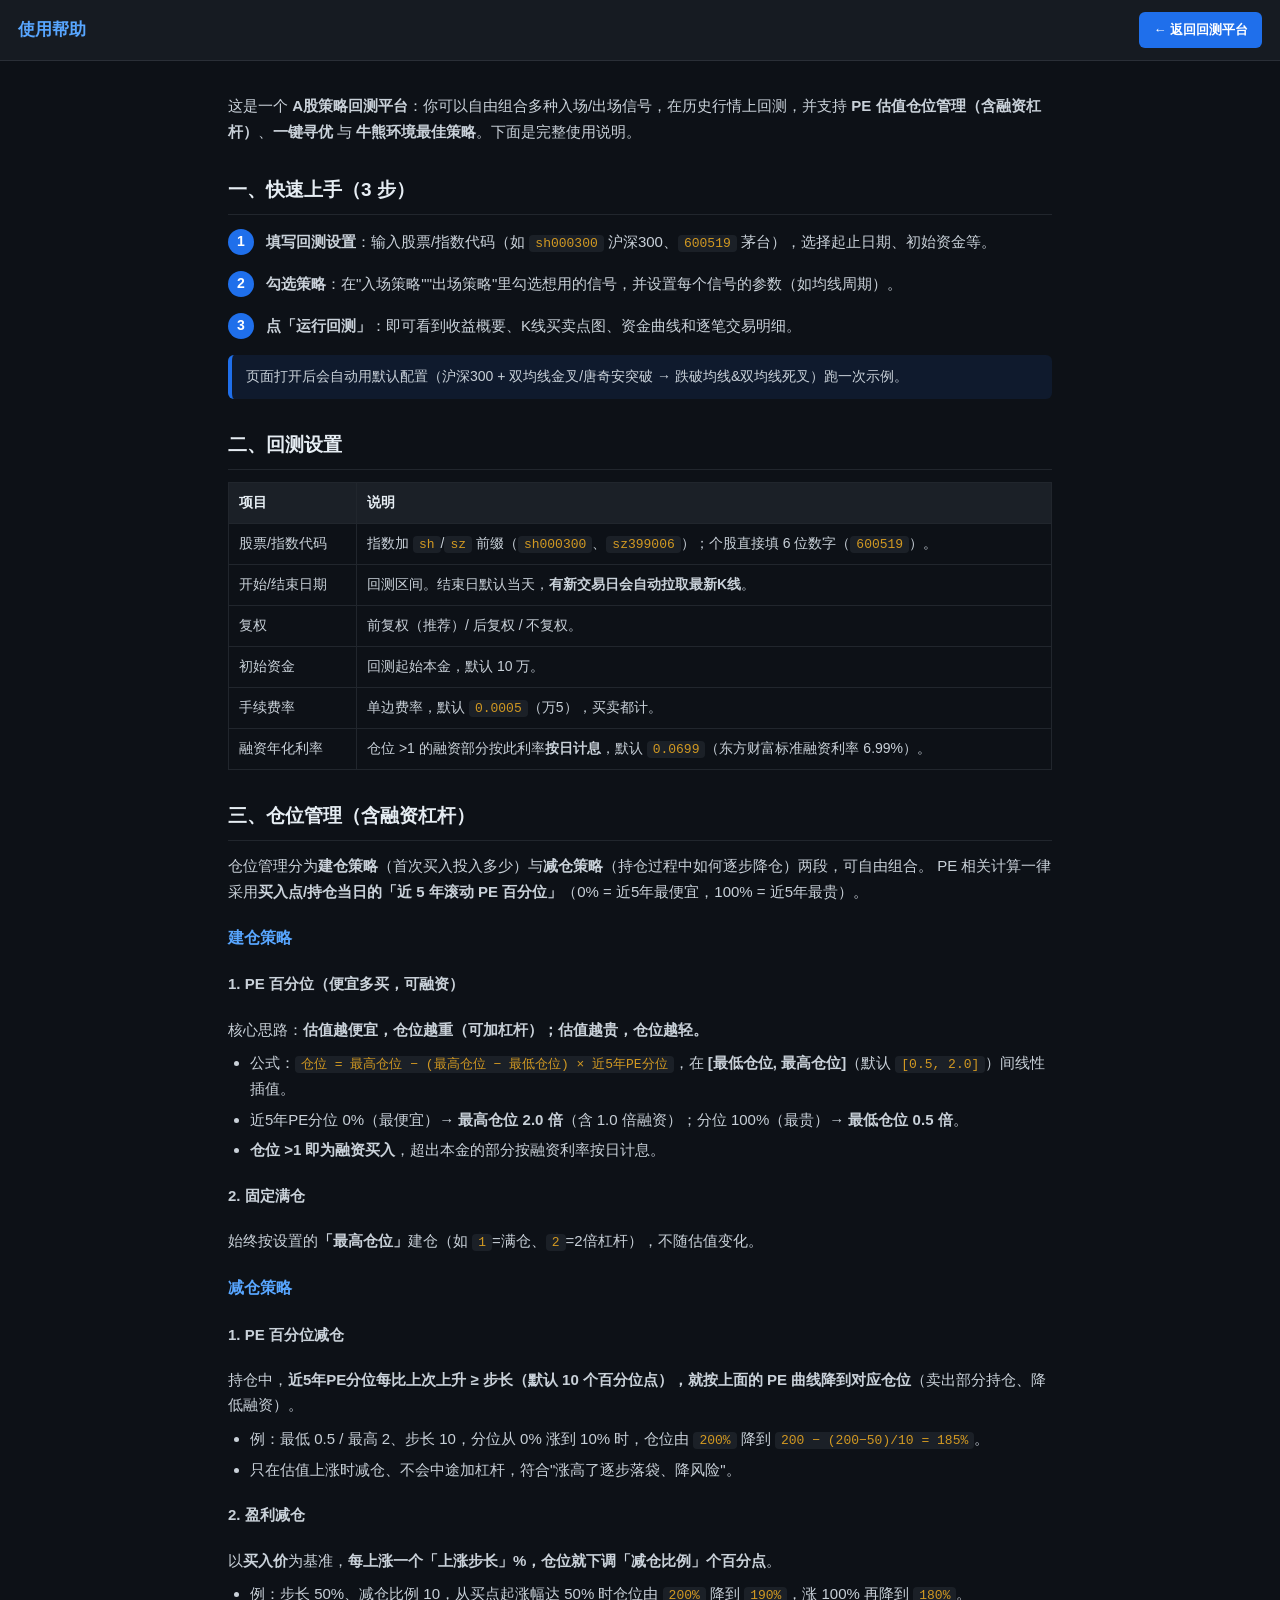
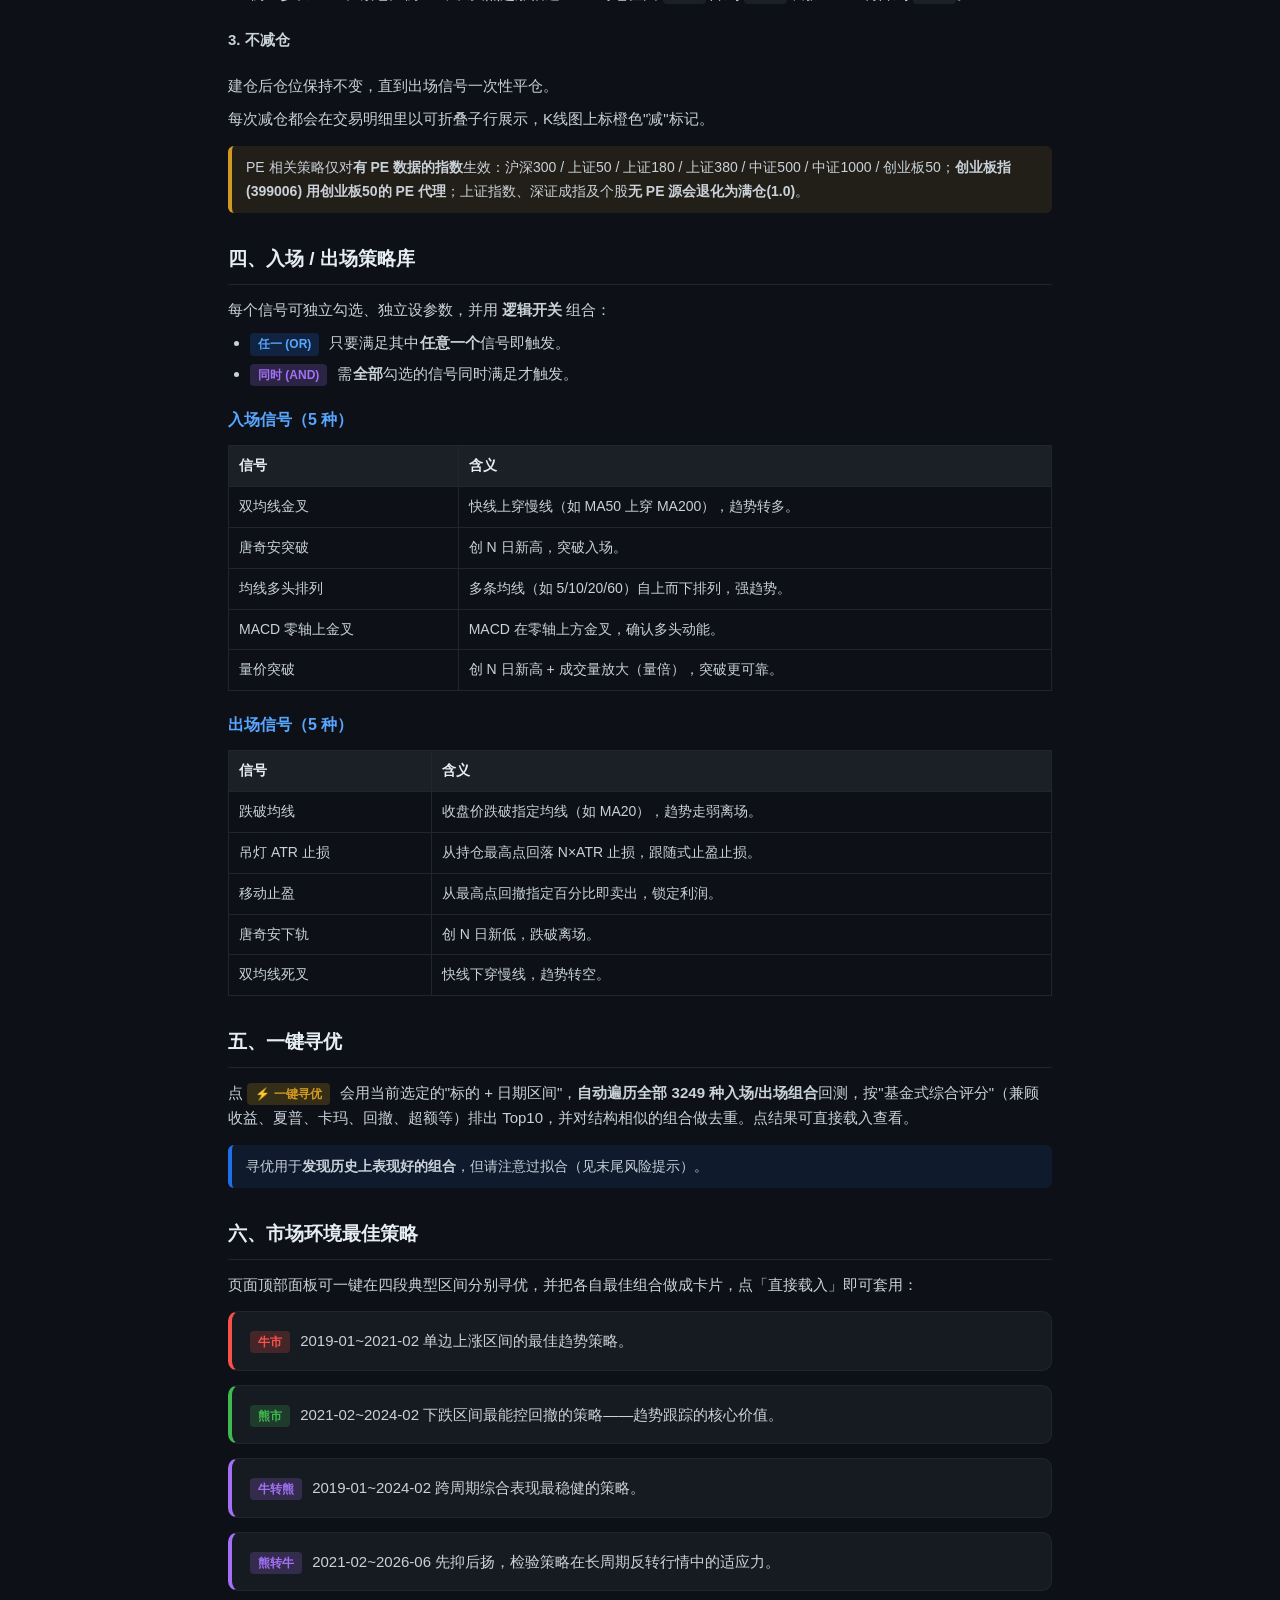
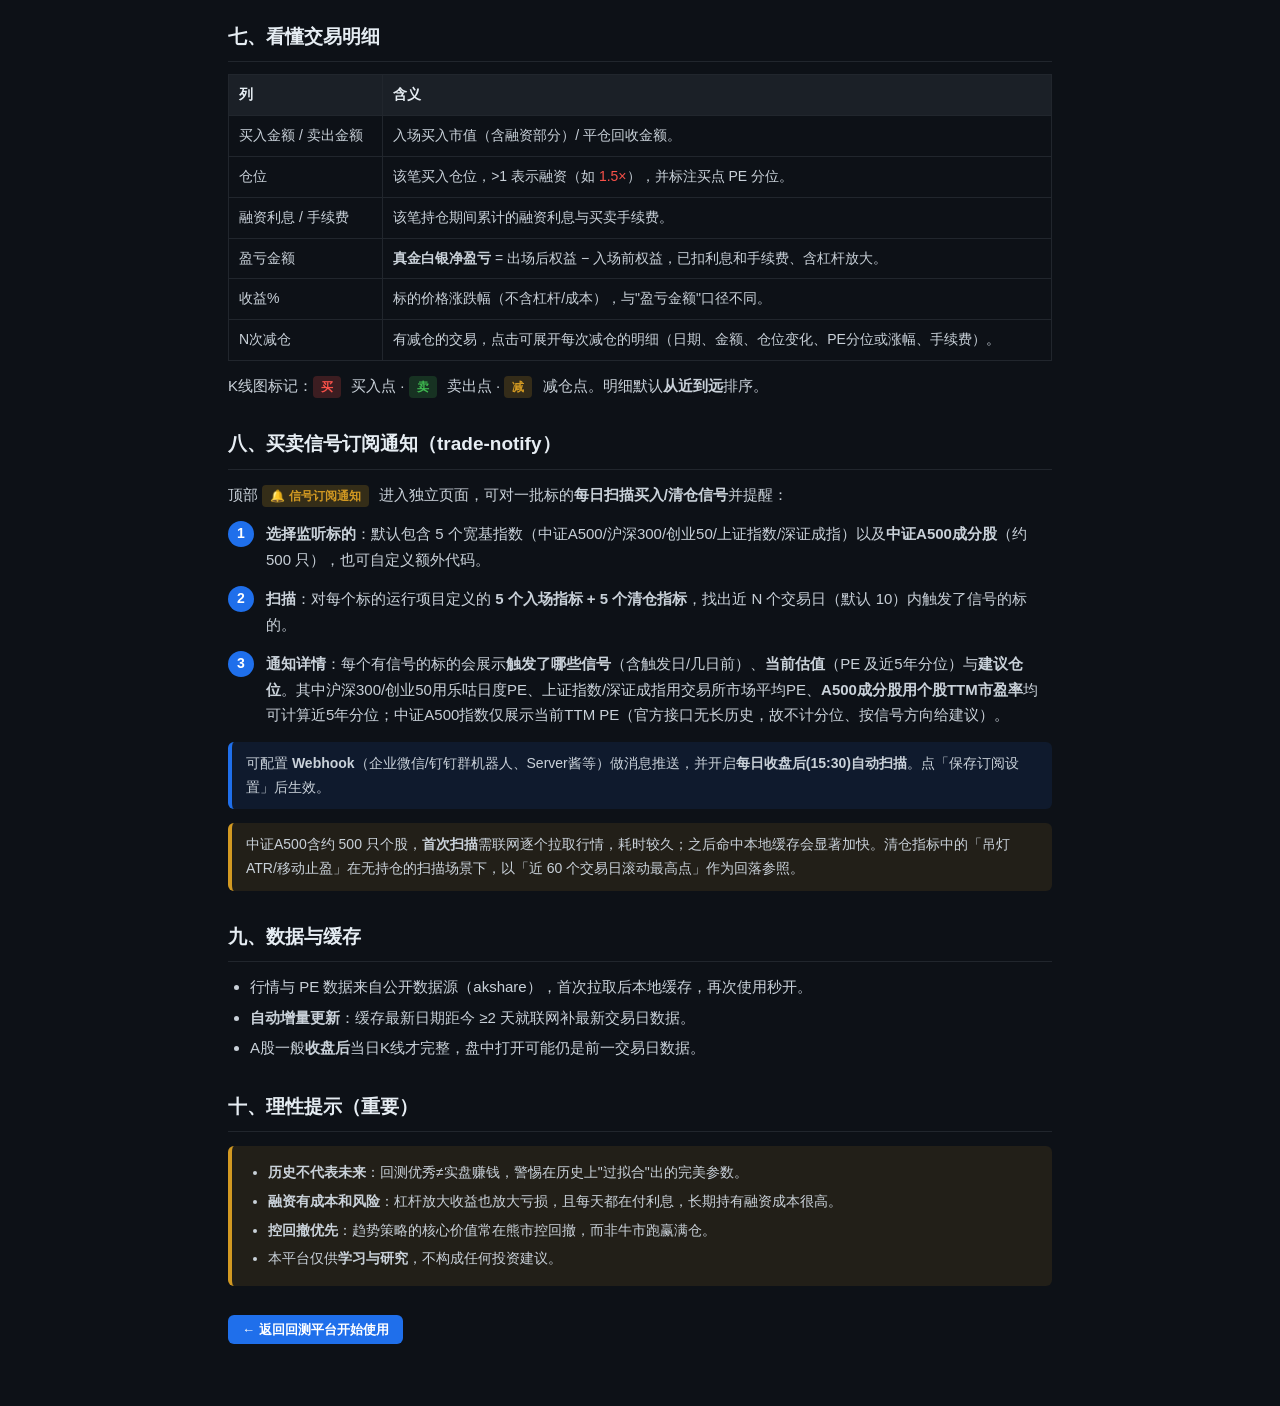
<file: templates/help.html>
<!DOCTYPE html>
<html lang="zh-CN">
<head>
  <meta charset="UTF-8" />
  <meta name="viewport" content="width=device-width, initial-scale=1.0" />
  <title>使用帮助 · 股票策略回测平台</title>
  <style>
    * { box-sizing: border-box; }
    body {
      margin: 0; background: #0d1117; color: #c9d1d9;
      font-family: -apple-system, BlinkMacSystemFont, "Segoe UI", "PingFang SC", "Microsoft YaHei", sans-serif;
      line-height: 1.7; font-size: 15px;
    }
    .topbar {
      position: sticky; top: 0; z-index: 10;
      background: #161b22; border-bottom: 1px solid #2a2f37;
      padding: 12px 18px; display: flex; align-items: center; justify-content: space-between;
    }
    .topbar h1 { font-size: 17px; margin: 0; color: #58a6ff; }
    .back-btn {
      background: #1f6feb; color: #fff; text-decoration: none;
      padding: 7px 14px; border-radius: 6px; font-size: 13px; font-weight: 600;
    }
    .back-btn:hover { background: #388bfd; }
    .wrap { max-width: 860px; margin: 0 auto; padding: 24px 18px 60px; }
    h2 {
      font-size: 19px; color: #e6edf3; margin: 30px 0 12px;
      padding-bottom: 8px; border-bottom: 1px solid #21262d;
    }
    h3 { font-size: 16px; color: #58a6ff; margin: 20px 0 8px; }
    p { margin: 8px 0; }
    ul, ol { margin: 8px 0; padding-left: 22px; }
    li { margin: 5px 0; }
    code {
      background: #1b2027; color: #d29922; padding: 1px 6px;
      border-radius: 4px; font-size: 13px; font-family: Consolas, Monaco, monospace;
    }
    .card {
      background: #161b22; border: 1px solid #21262d; border-radius: 10px;
      padding: 16px 18px; margin: 14px 0;
    }
    .card.bull { border-left: 4px solid #f85149; }
    .card.bear { border-left: 4px solid #3fb950; }
    .card.cycle { border-left: 4px solid #a371f7; }
    .tag {
      display: inline-block; padding: 1px 8px; border-radius: 4px;
      font-size: 12px; font-weight: 600; margin-right: 6px;
    }
    .tag-blue { background: #1f6feb33; color: #58a6ff; }
    .tag-green { background: #3fb95033; color: #3fb950; }
    .tag-red { background: #f8514933; color: #f85149; }
    .tag-orange { background: #d2992233; color: #d29922; }
    .tag-purple { background: #a371f733; color: #a371f7; }
    table { width: 100%; border-collapse: collapse; margin: 12px 0; font-size: 14px; }
    th, td { border: 1px solid #21262d; padding: 8px 10px; text-align: left; }
    th { background: #1b2027; color: #e6edf3; }
    .note {
      background: #1f6feb1a; border-left: 4px solid #1f6feb;
      padding: 10px 14px; border-radius: 6px; margin: 14px 0; font-size: 14px;
    }
    .warn {
      background: #d299221a; border-left: 4px solid #d29922;
      padding: 10px 14px; border-radius: 6px; margin: 14px 0; font-size: 14px;
    }
    .steps { counter-reset: step; list-style: none; padding-left: 0; }
    .steps > li {
      position: relative; padding-left: 38px; margin: 14px 0; min-height: 28px;
    }
    .steps > li::before {
      counter-increment: step; content: counter(step);
      position: absolute; left: 0; top: 0;
      width: 26px; height: 26px; border-radius: 50%;
      background: #1f6feb; color: #fff; font-weight: 700;
      display: flex; align-items: center; justify-content: center; font-size: 14px;
    }
    .pos { color: #f85149; }
    .neg { color: #3fb950; }
    a.inline { color: #58a6ff; }
    @media (max-width: 600px) {
      .wrap { padding: 16px 12px 50px; }
      h2 { font-size: 17px; }
      body { font-size: 14px; }
    }
  </style>
</head>
<body>
  <div class="topbar">
    <h1>使用帮助</h1>
    <a class="back-btn" href="/">← 返回回测平台</a>
  </div>

  <div class="wrap">
    <p>这是一个 <b>A股策略回测平台</b>：你可以自由组合多种入场/出场信号，在历史行情上回测，并支持 <b>PE 估值仓位管理（含融资杠杆）</b>、<b>一键寻优</b> 与 <b>牛熊环境最佳策略</b>。下面是完整使用说明。</p>

    <h2>一、快速上手（3 步）</h2>
    <ol class="steps">
      <li><b>填写回测设置</b>：输入股票/指数代码（如 <code>sh000300</code> 沪深300、<code>600519</code> 茅台），选择起止日期、初始资金等。</li>
      <li><b>勾选策略</b>：在"入场策略""出场策略"里勾选想用的信号，并设置每个信号的参数（如均线周期）。</li>
      <li><b>点「运行回测」</b>：即可看到收益概要、K线买卖点图、资金曲线和逐笔交易明细。</li>
    </ol>
    <div class="note">页面打开后会自动用默认配置（沪深300 + 双均线金叉/唐奇安突破 → 跌破均线&双均线死叉）跑一次示例。</div>

    <h2>二、回测设置</h2>
    <table>
      <tr><th>项目</th><th>说明</th></tr>
      <tr><td>股票/指数代码</td><td>指数加 <code>sh</code>/<code>sz</code> 前缀（<code>sh000300</code>、<code>sz399006</code>）；个股直接填 6 位数字（<code>600519</code>）。</td></tr>
      <tr><td>开始/结束日期</td><td>回测区间。结束日默认当天，<b>有新交易日会自动拉取最新K线</b>。</td></tr>
      <tr><td>复权</td><td>前复权（推荐）/ 后复权 / 不复权。</td></tr>
      <tr><td>初始资金</td><td>回测起始本金，默认 10 万。</td></tr>
      <tr><td>手续费率</td><td>单边费率，默认 <code>0.0005</code>（万5），买卖都计。</td></tr>
      <tr><td>融资年化利率</td><td>仓位 &gt;1 的融资部分按此利率<b>按日计息</b>，默认 <code>0.0699</code>（东方财富标准融资利率 6.99%）。</td></tr>
    </table>

    <h2>三、仓位管理（含融资杠杆）</h2>
    <p>仓位管理分为<b>建仓策略</b>（首次买入投入多少）与<b>减仓策略</b>（持仓过程中如何逐步降仓）两段，可自由组合。
       PE 相关计算一律采用<b>买入点/持仓当日的「近 5 年滚动 PE 百分位」</b>（0% = 近5年最便宜，100% = 近5年最贵）。</p>

    <h3>建仓策略</h3>
    <h4>1. PE 百分位（便宜多买，可融资）</h4>
    <p>核心思路：<b>估值越便宜，仓位越重（可加杠杆）；估值越贵，仓位越轻。</b></p>
    <ul>
      <li>公式：<code>仓位 = 最高仓位 − (最高仓位 − 最低仓位) × 近5年PE分位</code>，在 <b>[最低仓位, 最高仓位]</b>（默认 <code>[0.5, 2.0]</code>）间线性插值。</li>
      <li>近5年PE分位 0%（最便宜）→ <b>最高仓位 2.0 倍</b>（含 1.0 倍融资）；分位 100%（最贵）→ <b>最低仓位 0.5 倍</b>。</li>
      <li><b>仓位 &gt;1 即为融资买入</b>，超出本金的部分按融资利率按日计息。</li>
    </ul>
    <h4>2. 固定满仓</h4>
    <p>始终按设置的<b>「最高仓位」</b>建仓（如 <code>1</code>=满仓、<code>2</code>=2倍杠杆），不随估值变化。</p>

    <h3>减仓策略</h3>
    <h4>1. PE 百分位减仓</h4>
    <p>持仓中，<b>近5年PE分位每比上次上升 ≥ 步长（默认 10 个百分位点），就按上面的 PE 曲线降到对应仓位</b>（卖出部分持仓、降低融资）。</p>
    <ul>
      <li>例：最低 0.5 / 最高 2、步长 10，分位从 0% 涨到 10% 时，仓位由 <code>200%</code> 降到 <code>200 − (200−50)/10 = 185%</code>。</li>
      <li>只在估值上涨时减仓、不会中途加杠杆，符合"涨高了逐步落袋、降风险"。</li>
    </ul>
    <h4>2. 盈利减仓</h4>
    <p>以<b>买入价</b>为基准，<b>每上涨一个「上涨步长」%，仓位就下调「减仓比例」个百分点</b>。</p>
    <ul>
      <li>例：步长 50%、减仓比例 10，从买点起涨幅达 50% 时仓位由 <code>200%</code> 降到 <code>190%</code>，涨 100% 再降到 <code>180%</code>。</li>
    </ul>
    <h4>3. 不减仓</h4>
    <p>建仓后仓位保持不变，直到出场信号一次性平仓。</p>

    <p>每次减仓都会在交易明细里以可折叠子行展示，K线图上标橙色"减"标记。</p>

    <div class="warn">PE 相关策略仅对<b>有 PE 数据的指数</b>生效：沪深300 / 上证50 / 上证180 / 上证380 / 中证500 / 中证1000 / 创业板50；<b>创业板指(399006) 用创业板50的 PE 代理</b>；上证指数、深证成指及个股<b>无 PE 源会退化为满仓(1.0)</b>。</div>

    <h2>四、入场 / 出场策略库</h2>
    <p>每个信号可独立勾选、独立设参数，并用 <b>逻辑开关</b> 组合：</p>
    <ul>
      <li><span class="tag tag-blue">任一 (OR)</span> 只要满足其中<b>任意一个</b>信号即触发。</li>
      <li><span class="tag tag-purple">同时 (AND)</span> 需<b>全部</b>勾选的信号同时满足才触发。</li>
    </ul>

    <h3>入场信号（5 种）</h3>
    <table>
      <tr><th>信号</th><th>含义</th></tr>
      <tr><td>双均线金叉</td><td>快线上穿慢线（如 MA50 上穿 MA200），趋势转多。</td></tr>
      <tr><td>唐奇安突破</td><td>创 N 日新高，突破入场。</td></tr>
      <tr><td>均线多头排列</td><td>多条均线（如 5/10/20/60）自上而下排列，强趋势。</td></tr>
      <tr><td>MACD 零轴上金叉</td><td>MACD 在零轴上方金叉，确认多头动能。</td></tr>
      <tr><td>量价突破</td><td>创 N 日新高 + 成交量放大（量倍），突破更可靠。</td></tr>
    </table>

    <h3>出场信号（5 种）</h3>
    <table>
      <tr><th>信号</th><th>含义</th></tr>
      <tr><td>跌破均线</td><td>收盘价跌破指定均线（如 MA20），趋势走弱离场。</td></tr>
      <tr><td>吊灯 ATR 止损</td><td>从持仓最高点回落 N×ATR 止损，跟随式止盈止损。</td></tr>
      <tr><td>移动止盈</td><td>从最高点回撤指定百分比即卖出，锁定利润。</td></tr>
      <tr><td>唐奇安下轨</td><td>创 N 日新低，跌破离场。</td></tr>
      <tr><td>双均线死叉</td><td>快线下穿慢线，趋势转空。</td></tr>
    </table>

    <h2>五、一键寻优</h2>
    <p>点 <span class="tag tag-orange">⚡ 一键寻优</span> 会用当前选定的"标的 + 日期区间"，<b>自动遍历全部 3249 种入场/出场组合</b>回测，按"基金式综合评分"（兼顾收益、夏普、卡玛、回撤、超额等）排出 Top10，并对结构相似的组合做去重。点结果可直接载入查看。</p>
    <div class="note">寻优用于<b>发现历史上表现好的组合</b>，但请注意过拟合（见末尾风险提示）。</div>

    <h2>六、市场环境最佳策略</h2>
    <p>页面顶部面板可一键在四段典型区间分别寻优，并把各自最佳组合做成卡片，点「直接载入」即可套用：</p>
    <div class="card bull"><span class="tag tag-red">牛市</span> 2019-01~2021-02 单边上涨区间的最佳趋势策略。</div>
    <div class="card bear"><span class="tag tag-green">熊市</span> 2021-02~2024-02 下跌区间最能控回撤的策略——趋势跟踪的核心价值。</div>
    <div class="card cycle"><span class="tag tag-purple">牛转熊</span> 2019-01~2024-02 跨周期综合表现最稳健的策略。</div>
    <div class="card cycle"><span class="tag tag-purple">熊转牛</span> 2021-02~2026-06 先抑后扬，检验策略在长周期反转行情中的适应力。</div>

    <h2>七、看懂交易明细</h2>
    <table>
      <tr><th>列</th><th>含义</th></tr>
      <tr><td>买入金额 / 卖出金额</td><td>入场买入市值（含融资部分）/ 平仓回收金额。</td></tr>
      <tr><td>仓位</td><td>该笔买入仓位，&gt;1 表示融资（如 <span class="pos">1.5×</span>），并标注买点 PE 分位。</td></tr>
      <tr><td>融资利息 / 手续费</td><td>该笔持仓期间累计的融资利息与买卖手续费。</td></tr>
      <tr><td>盈亏金额</td><td><b>真金白银净盈亏</b> = 出场后权益 − 入场前权益，已扣利息和手续费、含杠杆放大。</td></tr>
      <tr><td>收益%</td><td>标的价格涨跌幅（不含杠杆/成本），与"盈亏金额"口径不同。</td></tr>
      <tr><td>N次减仓</td><td>有减仓的交易，点击可展开每次减仓的明细（日期、金额、仓位变化、PE分位或涨幅、手续费）。</td></tr>
    </table>
    <p>K线图标记：<span class="tag tag-red">买</span> 买入点 · <span class="tag tag-green">卖</span> 卖出点 · <span class="tag tag-orange">减</span> 减仓点。明细默认<b>从近到远</b>排序。</p>

    <h2>八、买卖信号订阅通知（trade-notify）</h2>
    <p>顶部 <span class="tag tag-orange">🔔 信号订阅通知</span> 进入独立页面，可对一批标的<b>每日扫描买入/清仓信号</b>并提醒：</p>
    <ol class="steps">
      <li><b>选择监听标的</b>：默认包含 5 个宽基指数（中证A500/沪深300/创业50/上证指数/深证成指）以及<b>中证A500成分股</b>（约 500 只），也可自定义额外代码。</li>
      <li><b>扫描</b>：对每个标的运行项目定义的 <b>5 个入场指标 + 5 个清仓指标</b>，找出近 N 个交易日（默认 10）内触发了信号的标的。</li>
      <li><b>通知详情</b>：每个有信号的标的会展示<b>触发了哪些信号</b>（含触发日/几日前）、<b>当前估值</b>（PE 及近5年分位）与<b>建议仓位</b>。其中沪深300/创业50用乐咕日度PE、上证指数/深证成指用交易所市场平均PE、<b>A500成分股用个股TTM市盈率</b>均可计算近5年分位；中证A500指数仅展示当前TTM PE（官方接口无长历史，故不计分位、按信号方向给建议）。</li>
    </ol>
    <div class="note">可配置 <b>Webhook</b>（企业微信/钉钉群机器人、Server酱等）做消息推送，并开启<b>每日收盘后(15:30)自动扫描</b>。点「保存订阅设置」后生效。</div>
    <div class="warn">中证A500含约 500 只个股，<b>首次扫描</b>需联网逐个拉取行情，耗时较久；之后命中本地缓存会显著加快。清仓指标中的「吊灯ATR/移动止盈」在无持仓的扫描场景下，以「近 60 个交易日滚动最高点」作为回落参照。</div>

    <h2>九、数据与缓存</h2>
    <ul>
      <li>行情与 PE 数据来自公开数据源（akshare），首次拉取后本地缓存，再次使用秒开。</li>
      <li><b>自动增量更新</b>：缓存最新日期距今 ≥2 天就联网补最新交易日数据。</li>
      <li>A股一般<b>收盘后</b>当日K线才完整，盘中打开可能仍是前一交易日数据。</li>
    </ul>

    <h2>十、理性提示（重要）</h2>
    <div class="warn">
      <ul style="margin:0;">
        <li><b>历史不代表未来</b>：回测优秀≠实盘赚钱，警惕在历史上"过拟合"出的完美参数。</li>
        <li><b>融资有成本和风险</b>：杠杆放大收益也放大亏损，且每天都在付利息，长期持有融资成本很高。</li>
        <li><b>控回撤优先</b>：趋势策略的核心价值常在熊市控回撤，而非牛市跑赢满仓。</li>
        <li>本平台仅供<b>学习与研究</b>，不构成任何投资建议。</li>
      </ul>
    </div>

    <p style="margin-top:30px;"><a class="back-btn" href="/">← 返回回测平台开始使用</a></p>
  </div>
</body>
</html>
</file>
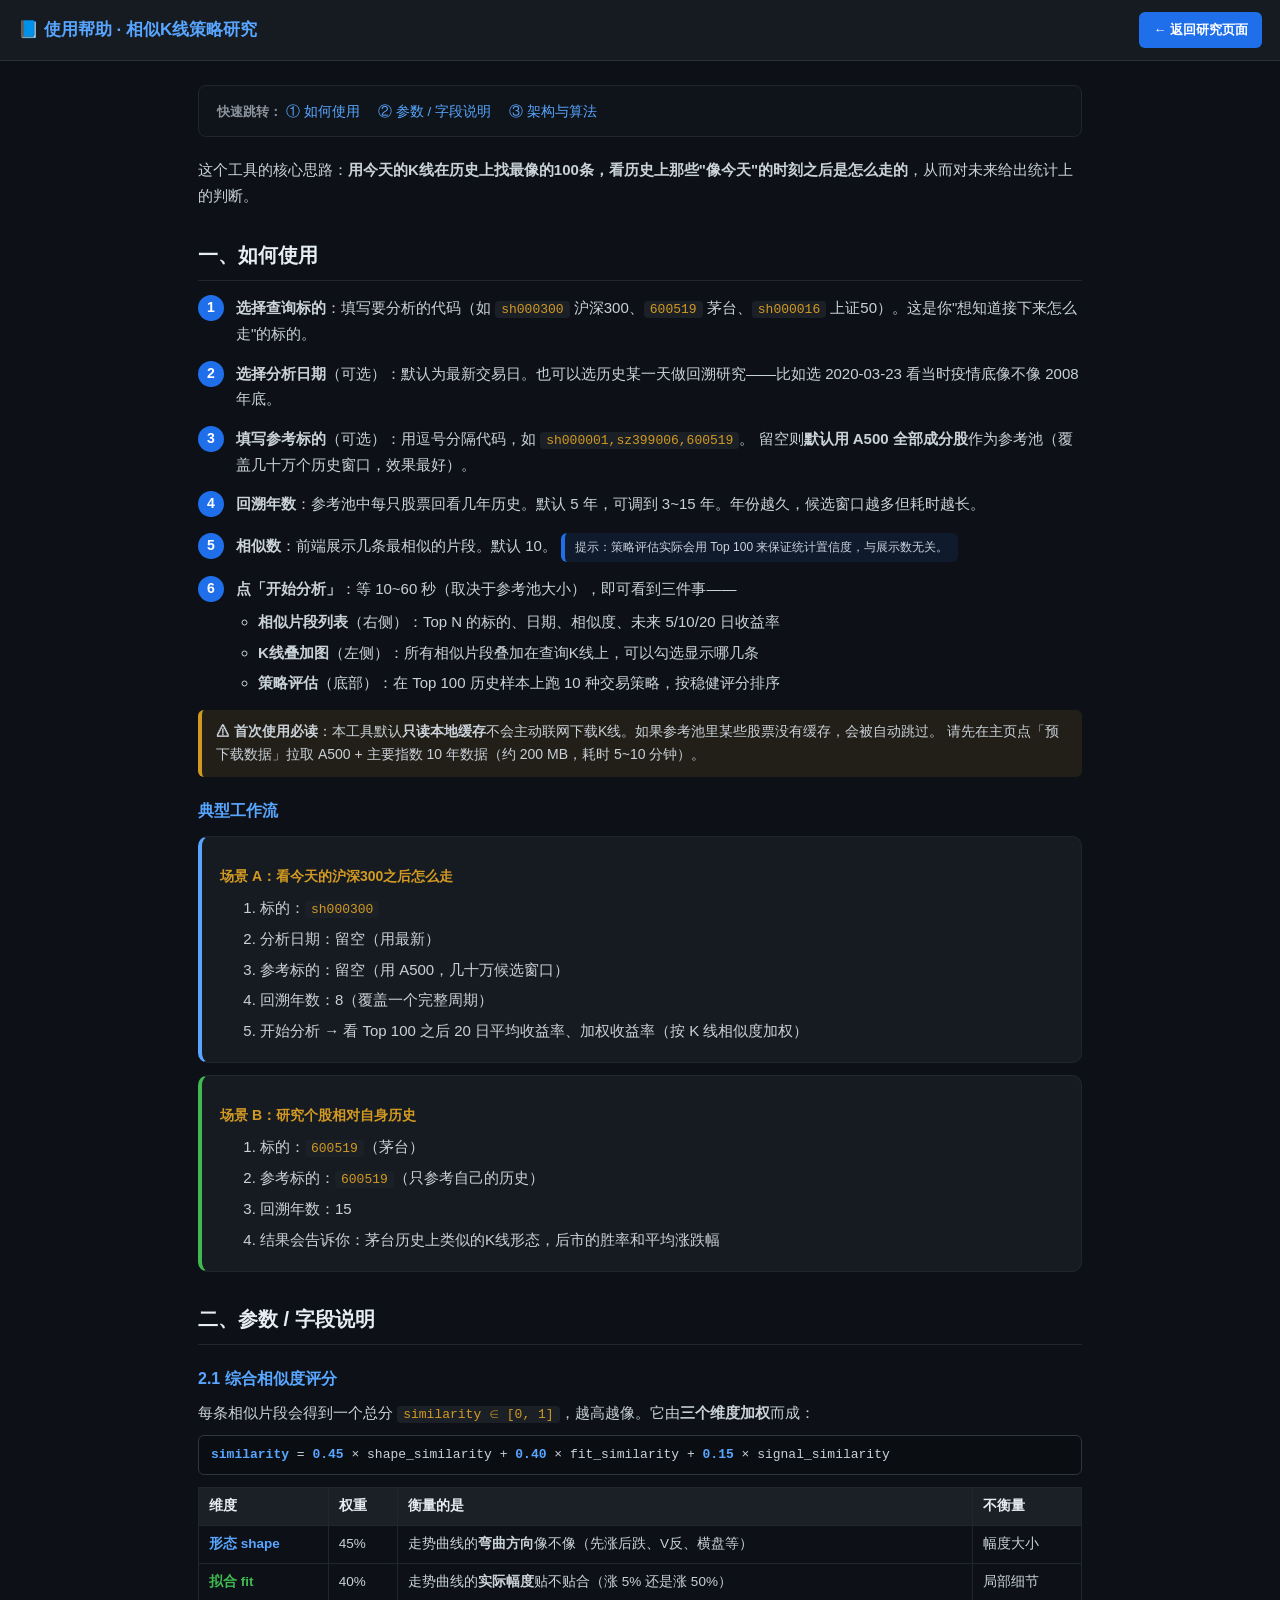
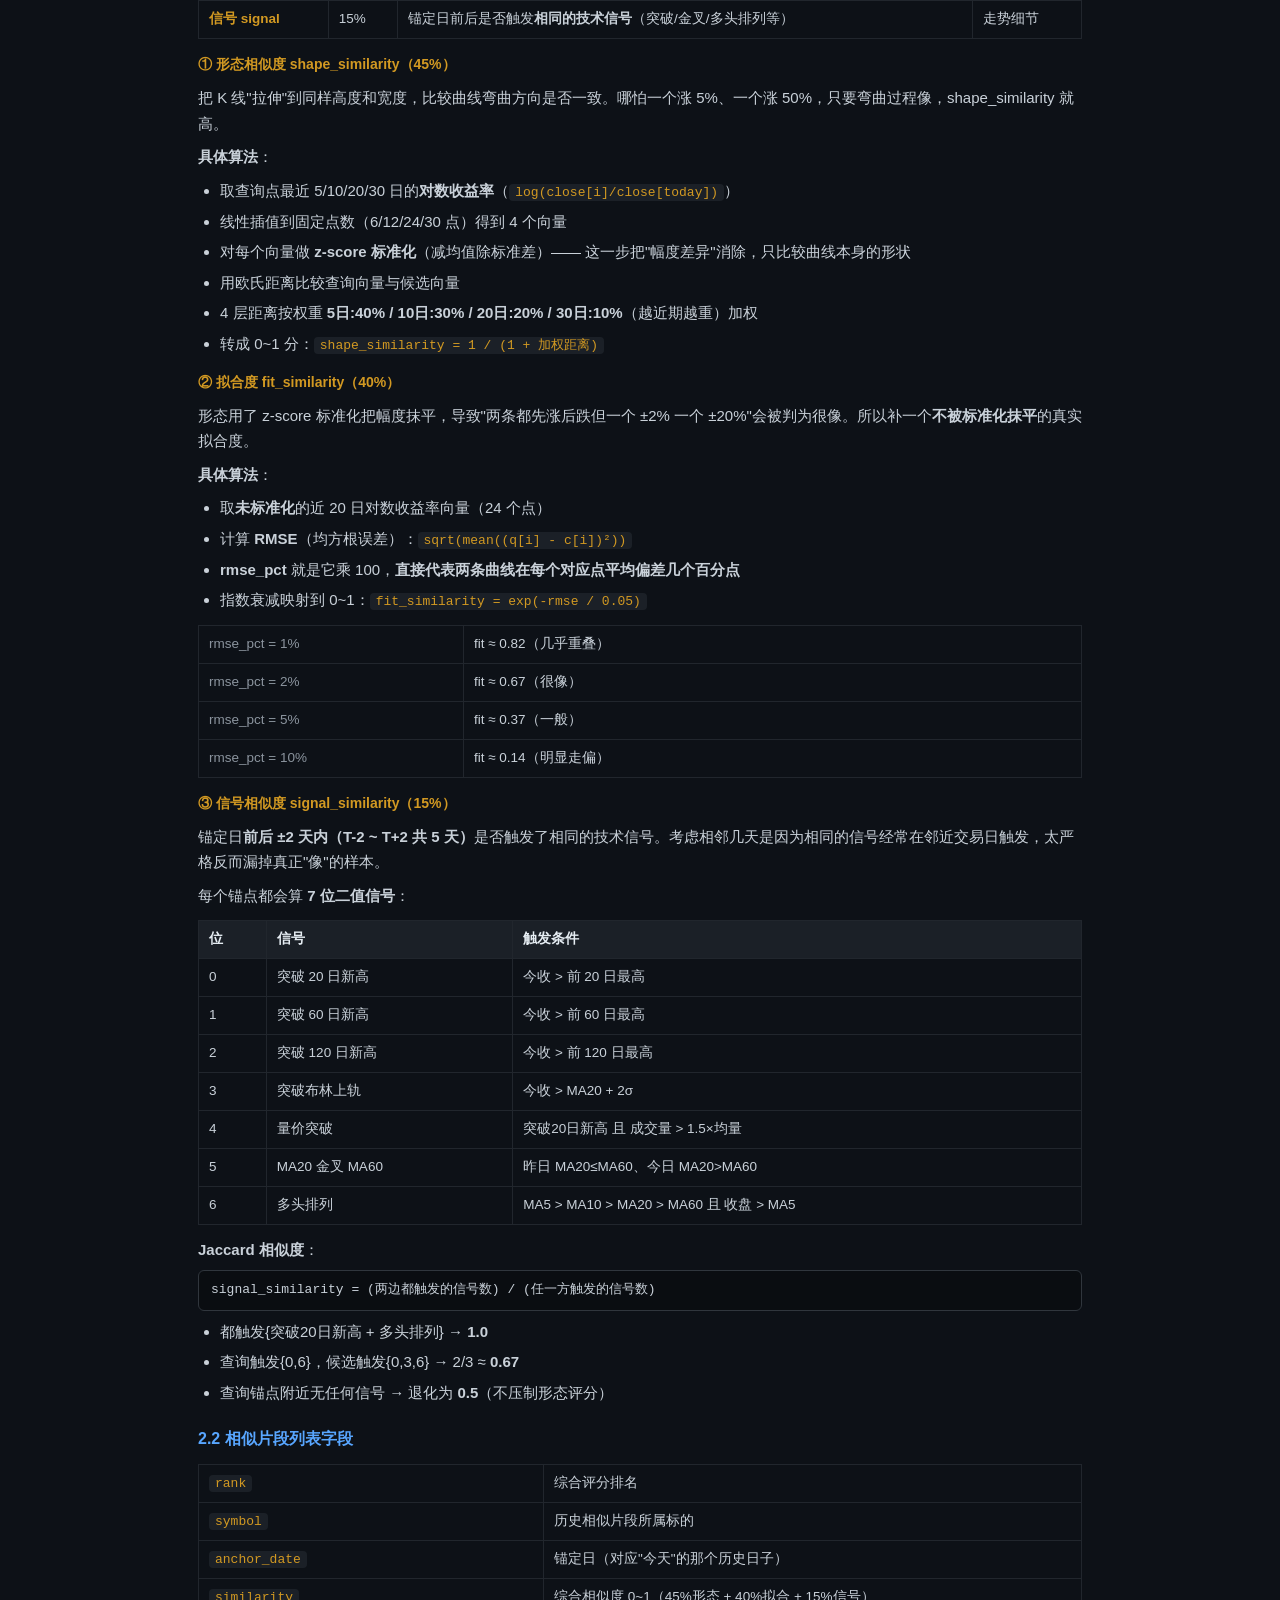
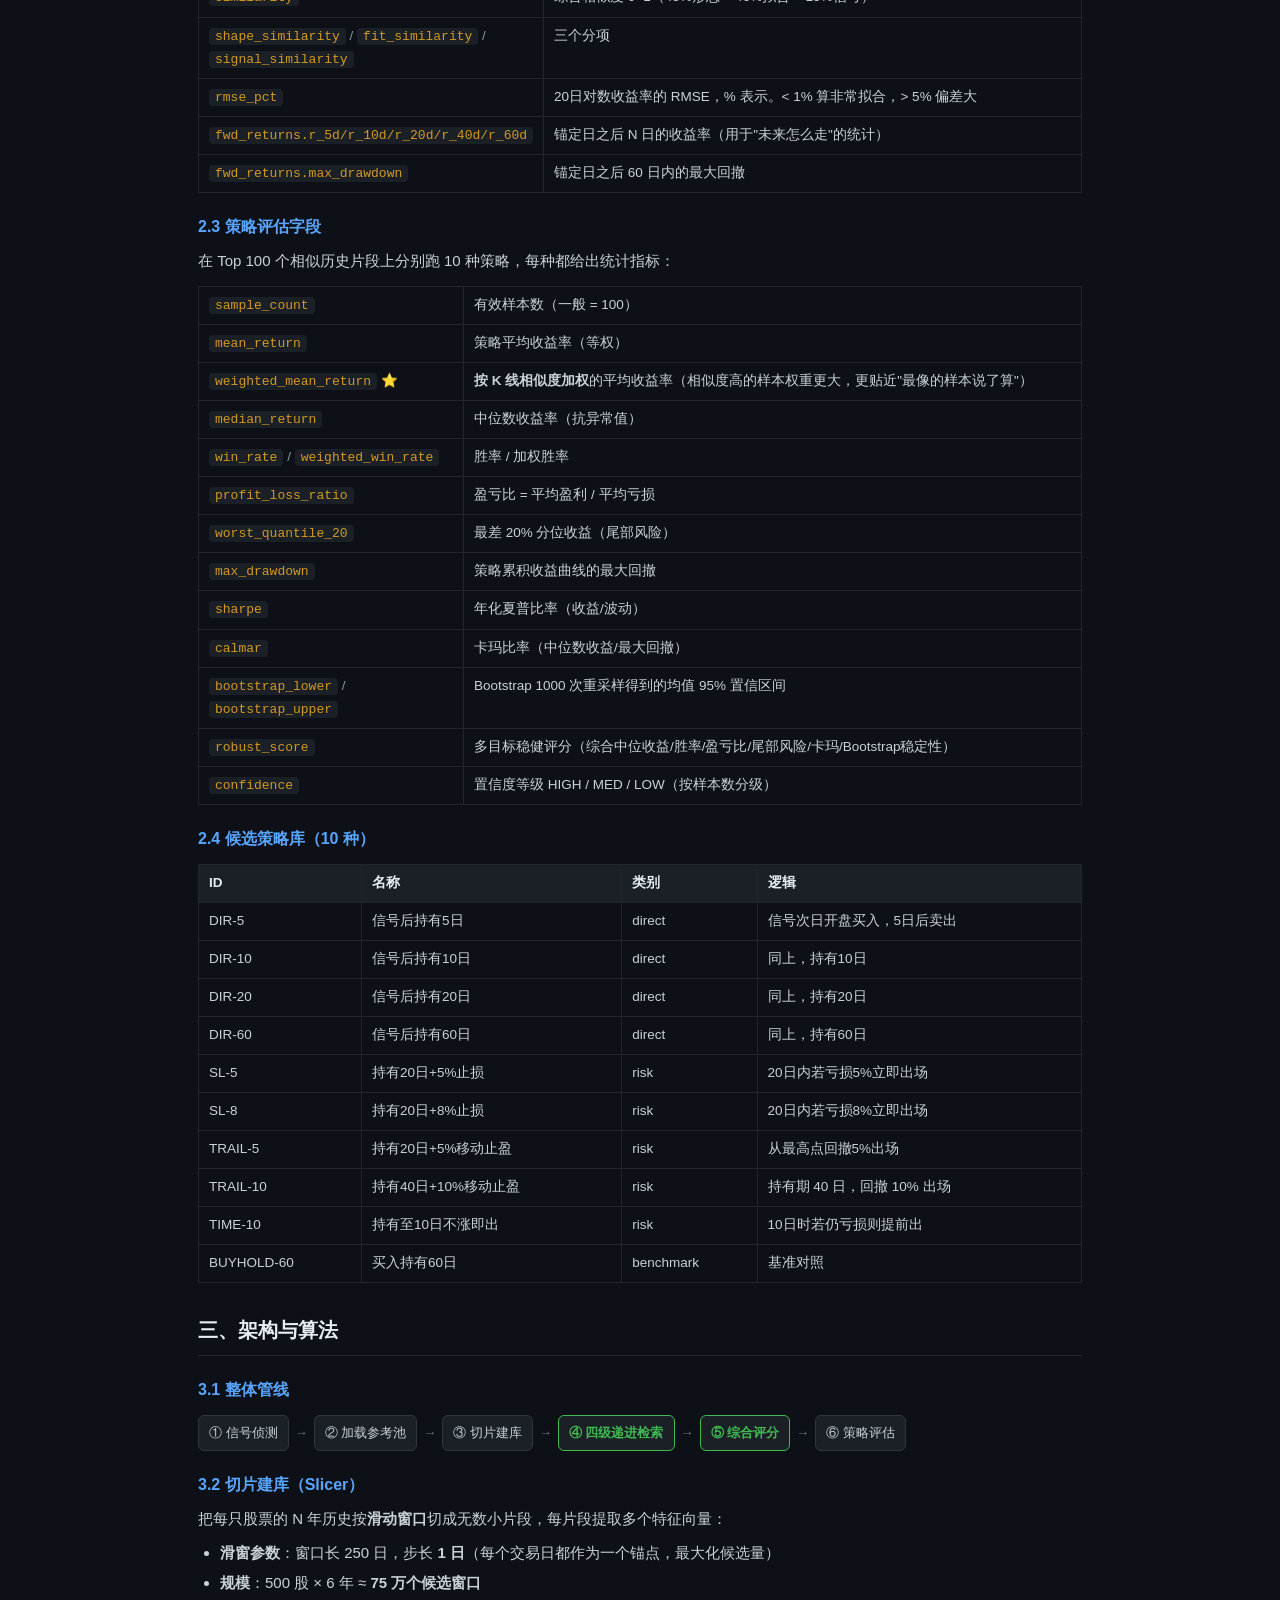
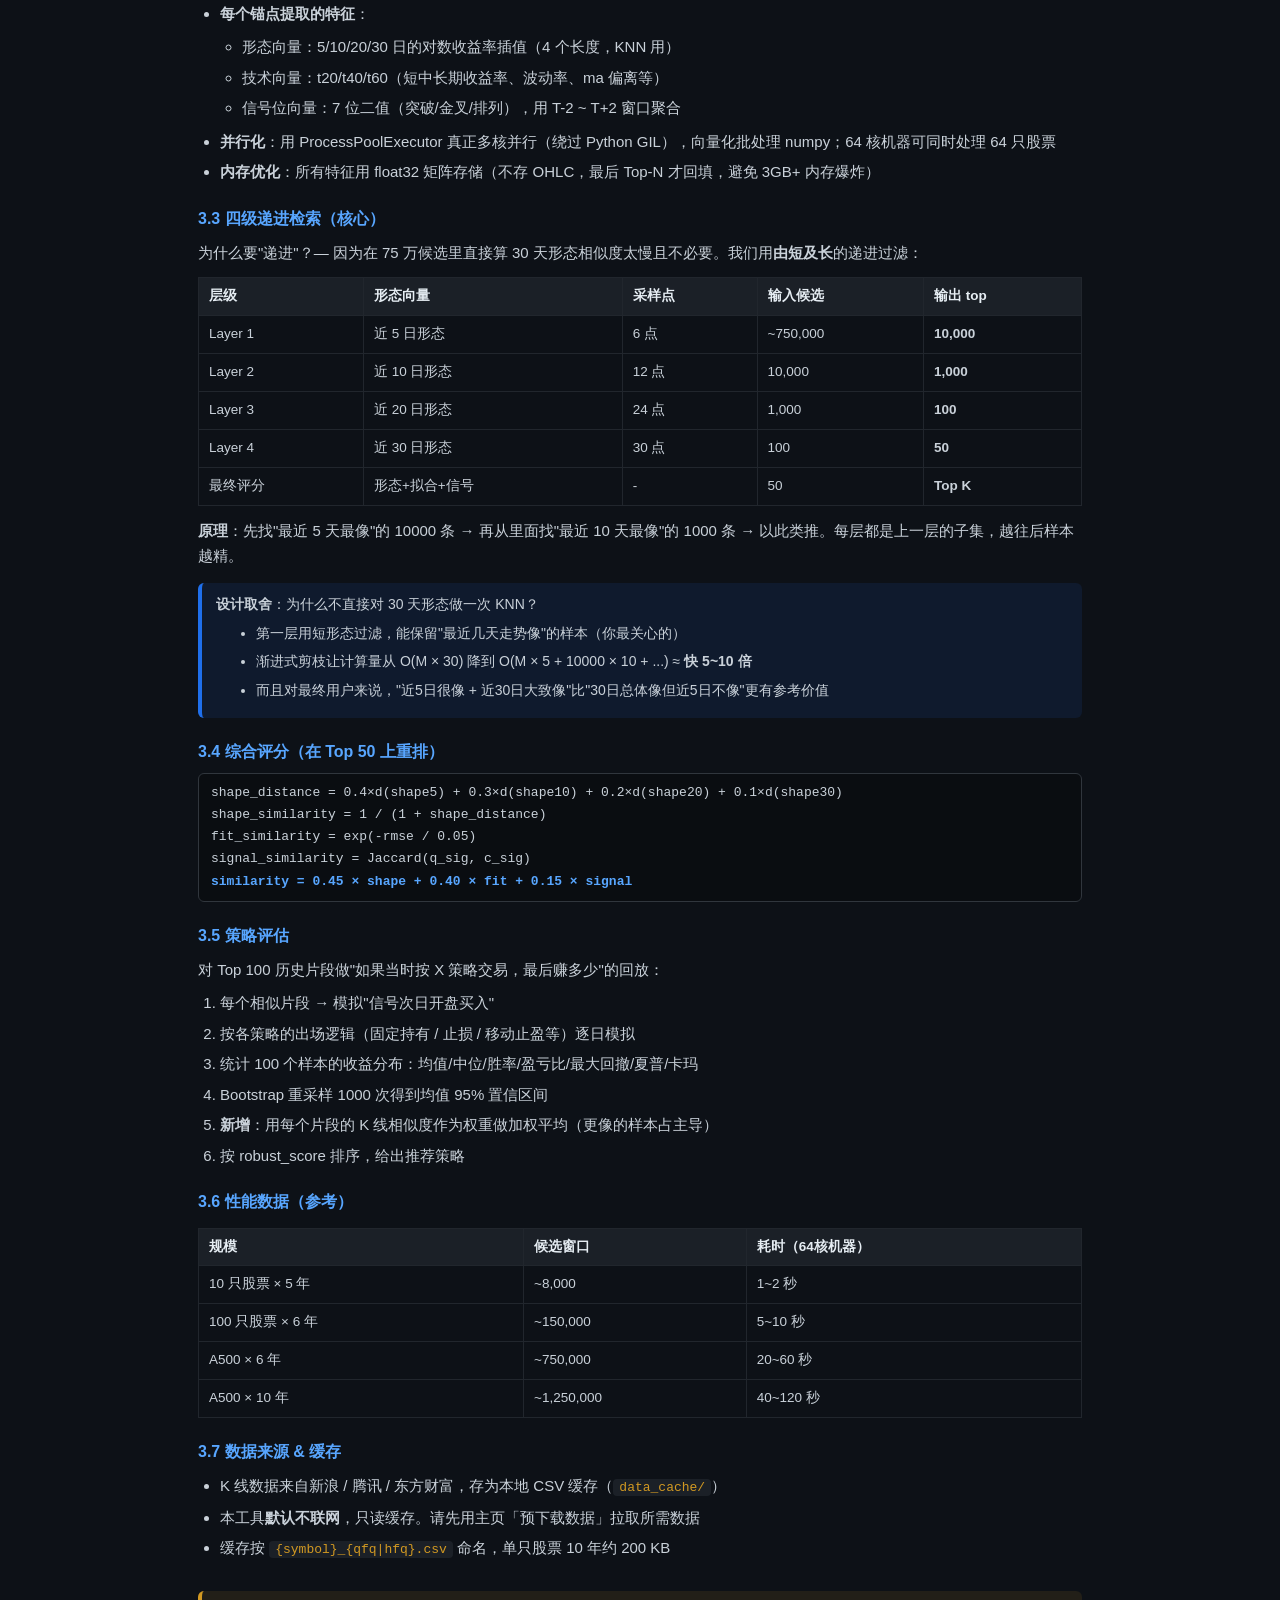
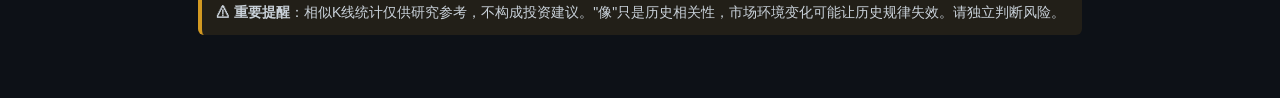
<file: templates/pattern_help.html>
<!DOCTYPE html>
<html lang="zh-CN">
<head>
  <meta charset="UTF-8" />
  <meta name="viewport" content="width=device-width, initial-scale=1.0" />
  <title>使用帮助 · 相似K线策略研究</title>
  <style>
    * { box-sizing: border-box; }
    body {
      margin: 0; background: #0d1117; color: #c9d1d9;
      font-family: -apple-system, BlinkMacSystemFont, "Segoe UI", "PingFang SC", "Microsoft YaHei", sans-serif;
      line-height: 1.7; font-size: 15px;
    }
    .topbar {
      position: sticky; top: 0; z-index: 10;
      background: #161b22; border-bottom: 1px solid #2a2f37;
      padding: 12px 18px; display: flex; align-items: center; justify-content: space-between;
    }
    .topbar h1 { font-size: 17px; margin: 0; color: #58a6ff; }
    .back-btn {
      background: #1f6feb; color: #fff; text-decoration: none;
      padding: 7px 14px; border-radius: 6px; font-size: 13px; font-weight: 600;
    }
    .back-btn:hover { background: #388bfd; }
    .wrap { max-width: 920px; margin: 0 auto; padding: 24px 18px 60px; }
    h2 {
      font-size: 20px; color: #e6edf3; margin: 30px 0 12px;
      padding-bottom: 8px; border-bottom: 1px solid #21262d;
    }
    h3 { font-size: 16px; color: #58a6ff; margin: 20px 0 8px; }
    h4 { font-size: 14px; color: #d29922; margin: 14px 0 6px; }
    p { margin: 8px 0; }
    ul, ol { margin: 8px 0; padding-left: 22px; }
    li { margin: 5px 0; }
    code {
      background: #1b2027; color: #d29922; padding: 1px 6px;
      border-radius: 4px; font-size: 13px; font-family: Consolas, Monaco, monospace;
    }
    pre {
      background: #0a0d11; border: 1px solid #21262d; border-radius: 6px;
      padding: 12px 14px; overflow-x: auto; font-size: 12.5px;
      font-family: Consolas, Monaco, monospace; line-height: 1.55;
    }
    .card {
      background: #161b22; border: 1px solid #21262d; border-radius: 10px;
      padding: 14px 18px; margin: 12px 0;
    }
    .card.blue { border-left: 4px solid #58a6ff; }
    .card.green { border-left: 4px solid #3fb950; }
    .card.orange { border-left: 4px solid #d29922; }
    .card.purple { border-left: 4px solid #a371f7; }
    .note {
      background: #1f6feb1a; border-left: 4px solid #1f6feb;
      padding: 10px 14px; border-radius: 6px; margin: 14px 0; font-size: 14px;
    }
    .warn {
      background: #d299221a; border-left: 4px solid #d29922;
      padding: 10px 14px; border-radius: 6px; margin: 14px 0; font-size: 14px;
    }
    table { width: 100%; border-collapse: collapse; margin: 12px 0; font-size: 13.5px; }
    th, td { border: 1px solid #21262d; padding: 7px 10px; text-align: left; vertical-align: top; }
    th { background: #1b2027; color: #e6edf3; }
    .steps { counter-reset: step; list-style: none; padding-left: 0; }
    .steps > li {
      position: relative; padding-left: 38px; margin: 14px 0; min-height: 28px;
    }
    .steps > li::before {
      counter-increment: step; content: counter(step);
      position: absolute; left: 0; top: 0;
      width: 26px; height: 26px; border-radius: 50%;
      background: #1f6feb; color: #fff; font-weight: 700;
      display: flex; align-items: center; justify-content: center; font-size: 14px;
    }
    .pipeline-flow {
      display: flex; flex-wrap: wrap; align-items: center; gap: 6px;
      margin: 12px 0; font-size: 13px;
    }
    .pipeline-flow .box {
      background: #1b2027; border: 1px solid #30363d; padding: 6px 10px;
      border-radius: 6px; color: #c9d1d9;
    }
    .pipeline-flow .arrow { color: #6e7681; font-weight: 700; }
    .pipeline-flow .box.highlight { border-color: #3fb950; color: #3fb950; font-weight: 600; }
    .toc {
      background: #0f141a; border: 1px solid #21262d; border-radius: 8px;
      padding: 12px 18px; margin-bottom: 20px;
    }
    .toc a { color: #58a6ff; text-decoration: none; margin-right: 14px; font-size: 13.5px; }
    .toc a:hover { text-decoration: underline; }
    .formula {
      background: #0a0d11; border: 1px solid #30363d; border-radius: 6px;
      padding: 8px 12px; margin: 8px 0; font-family: Consolas, monospace; font-size: 13px;
    }
    .formula b { color: #58a6ff; }
    .kv-table td:first-child { color: #8b949e; width: 30%; }
    .pos { color: #3fb950; }
    .neg { color: #f85149; }
  </style>
</head>
<body>
  <div class="topbar">
    <h1>📘 使用帮助 · 相似K线策略研究</h1>
    <a class="back-btn" href="/pattern-research">← 返回研究页面</a>
  </div>

  <div class="wrap">

    <div class="toc">
      <b style="color:#8b949e;font-size:13px">快速跳转：</b>
      <a href="#usage">① 如何使用</a>
      <a href="#params">② 参数 / 字段说明</a>
      <a href="#arch">③ 架构与算法</a>
    </div>

    <p>这个工具的核心思路：<b>用今天的K线在历史上找最像的100条，看历史上那些"像今天"的时刻之后是怎么走的</b>，从而对未来给出统计上的判断。</p>

    <!-- ======== ① 使用说明 ======== -->
    <h2 id="usage">一、如何使用</h2>

    <ol class="steps">
      <li>
        <b>选择查询标的</b>：填写要分析的代码（如 <code>sh000300</code> 沪深300、<code>600519</code> 茅台、<code>sh000016</code> 上证50）。这是你"想知道接下来怎么走"的标的。
      </li>
      <li>
        <b>选择分析日期</b>（可选）：默认为最新交易日。也可以选历史某一天做回溯研究——比如选 2020-03-23 看当时疫情底像不像 2008 年底。
      </li>
      <li>
        <b>填写参考标的</b>（可选）：用逗号分隔代码，如 <code>sh000001,sz399006,600519</code>。
        留空则<b>默认用 A500 全部成分股</b>作为参考池（覆盖几十万个历史窗口，效果最好）。
      </li>
      <li>
        <b>回溯年数</b>：参考池中每只股票回看几年历史。默认 5 年，可调到 3~15 年。年份越久，候选窗口越多但耗时越长。
      </li>
      <li>
        <b>相似数</b>：前端展示几条最相似的片段。默认 10。
        <span class="note" style="display:inline-block;margin:0;padding:4px 10px;font-size:12px">提示：策略评估实际会用 Top 100 来保证统计置信度，与展示数无关。</span>
      </li>
      <li>
        <b>点「开始分析」</b>：等 10~60 秒（取决于参考池大小），即可看到三件事——
        <ul>
          <li><b>相似片段列表</b>（右侧）：Top N 的标的、日期、相似度、未来 5/10/20 日收益率</li>
          <li><b>K线叠加图</b>（左侧）：所有相似片段叠加在查询K线上，可以勾选显示哪几条</li>
          <li><b>策略评估</b>（底部）：在 Top 100 历史样本上跑 10 种交易策略，按稳健评分排序</li>
        </ul>
      </li>
    </ol>

    <div class="warn">
      <b>⚠ 首次使用必读</b>：本工具默认<b>只读本地缓存</b>不会主动联网下载K线。如果参考池里某些股票没有缓存，会被自动跳过。
      请先在主页点「预下载数据」拉取 A500 + 主要指数 10 年数据（约 200 MB，耗时 5~10 分钟）。
    </div>

    <h3>典型工作流</h3>

    <div class="card blue">
      <h4>场景 A：看今天的沪深300之后怎么走</h4>
      <ol style="margin:6px 0 0 18px">
        <li>标的：<code>sh000300</code></li>
        <li>分析日期：留空（用最新）</li>
        <li>参考标的：留空（用 A500，几十万候选窗口）</li>
        <li>回溯年数：8（覆盖一个完整周期）</li>
        <li>开始分析 → 看 Top 100 之后 20 日平均收益率、加权收益率（按 K 线相似度加权）</li>
      </ol>
    </div>

    <div class="card green">
      <h4>场景 B：研究个股相对自身历史</h4>
      <ol style="margin:6px 0 0 18px">
        <li>标的：<code>600519</code>（茅台）</li>
        <li>参考标的：<code>600519</code>（只参考自己的历史）</li>
        <li>回溯年数：15</li>
        <li>结果会告诉你：茅台历史上类似的K线形态，后市的胜率和平均涨跌幅</li>
      </ol>
    </div>

    <!-- ======== ② 参数说明 ======== -->
    <h2 id="params">二、参数 / 字段说明</h2>

    <h3>2.1 综合相似度评分</h3>
    <p>每条相似片段会得到一个总分 <code>similarity ∈ [0, 1]</code>，越高越像。它由<b>三个维度加权</b>而成：</p>

    <div class="formula">
      <b>similarity</b> = <b>0.45</b> × shape_similarity + <b>0.40</b> × fit_similarity + <b>0.15</b> × signal_similarity
    </div>

    <table>
      <thead>
        <tr><th>维度</th><th>权重</th><th>衡量的是</th><th>不衡量</th></tr>
      </thead>
      <tbody>
        <tr>
          <td><b style="color:#58a6ff">形态 shape</b></td>
          <td>45%</td>
          <td>走势曲线的<b>弯曲方向</b>像不像（先涨后跌、V反、横盘等）</td>
          <td>幅度大小</td>
        </tr>
        <tr>
          <td><b style="color:#3fb950">拟合 fit</b></td>
          <td>40%</td>
          <td>走势曲线的<b>实际幅度</b>贴不贴合（涨 5% 还是涨 50%）</td>
          <td>局部细节</td>
        </tr>
        <tr>
          <td><b style="color:#d29922">信号 signal</b></td>
          <td>15%</td>
          <td>锚定日前后是否触发<b>相同的技术信号</b>（突破/金叉/多头排列等）</td>
          <td>走势细节</td>
        </tr>
      </tbody>
    </table>

    <h4>① 形态相似度 shape_similarity（45%）</h4>
    <p>把 K 线"拉伸"到同样高度和宽度，比较曲线弯曲方向是否一致。哪怕一个涨 5%、一个涨 50%，只要弯曲过程像，shape_similarity 就高。</p>
    <p><b>具体算法</b>：</p>
    <ul>
      <li>取查询点最近 5/10/20/30 日的<b>对数收益率</b>（<code>log(close[i]/close[today])</code>）</li>
      <li>线性插值到固定点数（6/12/24/30 点）得到 4 个向量</li>
      <li>对每个向量做 <b>z-score 标准化</b>（减均值除标准差）—— 这一步把"幅度差异"消除，只比较曲线本身的形状</li>
      <li>用欧氏距离比较查询向量与候选向量</li>
      <li>4 层距离按权重 <b>5日:40% / 10日:30% / 20日:20% / 30日:10%</b>（越近期越重）加权</li>
      <li>转成 0~1 分：<code>shape_similarity = 1 / (1 + 加权距离)</code></li>
    </ul>

    <h4>② 拟合度 fit_similarity（40%）</h4>
    <p>形态用了 z-score 标准化把幅度抹平，导致"两条都先涨后跌但一个 ±2% 一个 ±20%"会被判为很像。所以补一个<b>不被标准化抹平</b>的真实拟合度。</p>
    <p><b>具体算法</b>：</p>
    <ul>
      <li>取<b>未标准化</b>的近 20 日对数收益率向量（24 个点）</li>
      <li>计算 <b>RMSE</b>（均方根误差）：<code>sqrt(mean((q[i] - c[i])²))</code></li>
      <li><b>rmse_pct</b> 就是它乘 100，<b>直接代表两条曲线在每个对应点平均偏差几个百分点</b></li>
      <li>指数衰减映射到 0~1：<code>fit_similarity = exp(-rmse / 0.05)</code></li>
    </ul>
    <table class="kv-table">
      <tr><td>rmse_pct = 1%</td><td>fit ≈ 0.82（几乎重叠）</td></tr>
      <tr><td>rmse_pct = 2%</td><td>fit ≈ 0.67（很像）</td></tr>
      <tr><td>rmse_pct = 5%</td><td>fit ≈ 0.37（一般）</td></tr>
      <tr><td>rmse_pct = 10%</td><td>fit ≈ 0.14（明显走偏）</td></tr>
    </table>

    <h4>③ 信号相似度 signal_similarity（15%）</h4>
    <p>锚定日<b>前后 ±2 天内（T-2 ~ T+2 共 5 天）</b>是否触发了相同的技术信号。考虑相邻几天是因为相同的信号经常在邻近交易日触发，太严格反而漏掉真正"像"的样本。</p>
    <p>每个锚点都会算 <b>7 位二值信号</b>：</p>
    <table>
      <thead><tr><th>位</th><th>信号</th><th>触发条件</th></tr></thead>
      <tbody>
        <tr><td>0</td><td>突破 20 日新高</td><td>今收 &gt; 前 20 日最高</td></tr>
        <tr><td>1</td><td>突破 60 日新高</td><td>今收 &gt; 前 60 日最高</td></tr>
        <tr><td>2</td><td>突破 120 日新高</td><td>今收 &gt; 前 120 日最高</td></tr>
        <tr><td>3</td><td>突破布林上轨</td><td>今收 &gt; MA20 + 2σ</td></tr>
        <tr><td>4</td><td>量价突破</td><td>突破20日新高 且 成交量 &gt; 1.5×均量</td></tr>
        <tr><td>5</td><td>MA20 金叉 MA60</td><td>昨日 MA20≤MA60、今日 MA20&gt;MA60</td></tr>
        <tr><td>6</td><td>多头排列</td><td>MA5 &gt; MA10 &gt; MA20 &gt; MA60 且 收盘 &gt; MA5</td></tr>
      </tbody>
    </table>
    <p><b>Jaccard 相似度</b>：</p>
    <div class="formula">signal_similarity = (两边都触发的信号数) / (任一方触发的信号数)</div>
    <ul>
      <li>都触发{突破20日新高 + 多头排列} → <b>1.0</b></li>
      <li>查询触发{0,6}，候选触发{0,3,6} → 2/3 ≈ <b>0.67</b></li>
      <li>查询锚点附近无任何信号 → 退化为 <b>0.5</b>（不压制形态评分）</li>
    </ul>

    <h3>2.2 相似片段列表字段</h3>
    <table class="kv-table">
      <tr><td><code>rank</code></td><td>综合评分排名</td></tr>
      <tr><td><code>symbol</code></td><td>历史相似片段所属标的</td></tr>
      <tr><td><code>anchor_date</code></td><td>锚定日（对应"今天"的那个历史日子）</td></tr>
      <tr><td><code>similarity</code></td><td>综合相似度 0~1（45%形态 + 40%拟合 + 15%信号）</td></tr>
      <tr><td><code>shape_similarity</code> / <code>fit_similarity</code> / <code>signal_similarity</code></td><td>三个分项</td></tr>
      <tr><td><code>rmse_pct</code></td><td>20日对数收益率的 RMSE，% 表示。&lt; 1% 算非常拟合，&gt; 5% 偏差大</td></tr>
      <tr><td><code>fwd_returns.r_5d/r_10d/r_20d/r_40d/r_60d</code></td><td>锚定日之后 N 日的收益率（用于"未来怎么走"的统计）</td></tr>
      <tr><td><code>fwd_returns.max_drawdown</code></td><td>锚定日之后 60 日内的最大回撤</td></tr>
    </table>

    <h3>2.3 策略评估字段</h3>
    <p>在 Top 100 个相似历史片段上分别跑 10 种策略，每种都给出统计指标：</p>
    <table class="kv-table">
      <tr><td><code>sample_count</code></td><td>有效样本数（一般 = 100）</td></tr>
      <tr><td><code>mean_return</code></td><td>策略平均收益率（等权）</td></tr>
      <tr><td><code>weighted_mean_return</code> ⭐</td><td><b>按 K 线相似度加权</b>的平均收益率（相似度高的样本权重更大，更贴近"最像的样本说了算"）</td></tr>
      <tr><td><code>median_return</code></td><td>中位数收益率（抗异常值）</td></tr>
      <tr><td><code>win_rate</code> / <code>weighted_win_rate</code></td><td>胜率 / 加权胜率</td></tr>
      <tr><td><code>profit_loss_ratio</code></td><td>盈亏比 = 平均盈利 / 平均亏损</td></tr>
      <tr><td><code>worst_quantile_20</code></td><td>最差 20% 分位收益（尾部风险）</td></tr>
      <tr><td><code>max_drawdown</code></td><td>策略累积收益曲线的最大回撤</td></tr>
      <tr><td><code>sharpe</code></td><td>年化夏普比率（收益/波动）</td></tr>
      <tr><td><code>calmar</code></td><td>卡玛比率（中位数收益/最大回撤）</td></tr>
      <tr><td><code>bootstrap_lower</code> / <code>bootstrap_upper</code></td><td>Bootstrap 1000 次重采样得到的均值 95% 置信区间</td></tr>
      <tr><td><code>robust_score</code></td><td>多目标稳健评分（综合中位收益/胜率/盈亏比/尾部风险/卡玛/Bootstrap稳定性）</td></tr>
      <tr><td><code>confidence</code></td><td>置信度等级 HIGH / MED / LOW（按样本数分级）</td></tr>
    </table>

    <h3>2.4 候选策略库（10 种）</h3>
    <table>
      <thead><tr><th>ID</th><th>名称</th><th>类别</th><th>逻辑</th></tr></thead>
      <tbody>
        <tr><td>DIR-5</td><td>信号后持有5日</td><td>direct</td><td>信号次日开盘买入，5日后卖出</td></tr>
        <tr><td>DIR-10</td><td>信号后持有10日</td><td>direct</td><td>同上，持有10日</td></tr>
        <tr><td>DIR-20</td><td>信号后持有20日</td><td>direct</td><td>同上，持有20日</td></tr>
        <tr><td>DIR-60</td><td>信号后持有60日</td><td>direct</td><td>同上，持有60日</td></tr>
        <tr><td>SL-5</td><td>持有20日+5%止损</td><td>risk</td><td>20日内若亏损5%立即出场</td></tr>
        <tr><td>SL-8</td><td>持有20日+8%止损</td><td>risk</td><td>20日内若亏损8%立即出场</td></tr>
        <tr><td>TRAIL-5</td><td>持有20日+5%移动止盈</td><td>risk</td><td>从最高点回撤5%出场</td></tr>
        <tr><td>TRAIL-10</td><td>持有40日+10%移动止盈</td><td>risk</td><td>持有期 40 日，回撤 10% 出场</td></tr>
        <tr><td>TIME-10</td><td>持有至10日不涨即出</td><td>risk</td><td>10日时若仍亏损则提前出</td></tr>
        <tr><td>BUYHOLD-60</td><td>买入持有60日</td><td>benchmark</td><td>基准对照</td></tr>
      </tbody>
    </table>

    <!-- ======== ③ 架构与算法 ======== -->
    <h2 id="arch">三、架构与算法</h2>

    <h3>3.1 整体管线</h3>
    <div class="pipeline-flow">
      <span class="box">① 信号侦测</span>
      <span class="arrow">→</span>
      <span class="box">② 加载参考池</span>
      <span class="arrow">→</span>
      <span class="box">③ 切片建库</span>
      <span class="arrow">→</span>
      <span class="box highlight">④ 四级递进检索</span>
      <span class="arrow">→</span>
      <span class="box highlight">⑤ 综合评分</span>
      <span class="arrow">→</span>
      <span class="box">⑥ 策略评估</span>
    </div>

    <h3>3.2 切片建库（Slicer）</h3>
    <p>把每只股票的 N 年历史按<b>滑动窗口</b>切成无数小片段，每片段提取多个特征向量：</p>
    <ul>
      <li><b>滑窗参数</b>：窗口长 250 日，步长 <b>1 日</b>（每个交易日都作为一个锚点，最大化候选量）</li>
      <li><b>规模</b>：500 股 × 6 年 ≈ <b>75 万个候选窗口</b></li>
      <li><b>每个锚点提取的特征</b>：
        <ul>
          <li>形态向量：5/10/20/30 日的对数收益率插值（4 个长度，KNN 用）</li>
          <li>技术向量：t20/t40/t60（短中长期收益率、波动率、ma 偏离等）</li>
          <li>信号位向量：7 位二值（突破/金叉/排列），用 T-2 ~ T+2 窗口聚合</li>
        </ul>
      </li>
      <li><b>并行化</b>：用 ProcessPoolExecutor 真正多核并行（绕过 Python GIL），向量化批处理 numpy；64 核机器可同时处理 64 只股票</li>
      <li><b>内存优化</b>：所有特征用 float32 矩阵存储（不存 OHLC，最后 Top-N 才回填，避免 3GB+ 内存爆炸）</li>
    </ul>

    <h3>3.3 四级递进检索（核心）</h3>
    <p>为什么要"递进"？— 因为在 75 万候选里直接算 30 天形态相似度太慢且不必要。我们用<b>由短及长</b>的递进过滤：</p>

    <table>
      <thead>
        <tr><th>层级</th><th>形态向量</th><th>采样点</th><th>输入候选</th><th>输出 top</th></tr>
      </thead>
      <tbody>
        <tr><td>Layer 1</td><td>近 5 日形态</td><td>6 点</td><td>~750,000</td><td><b>10,000</b></td></tr>
        <tr><td>Layer 2</td><td>近 10 日形态</td><td>12 点</td><td>10,000</td><td><b>1,000</b></td></tr>
        <tr><td>Layer 3</td><td>近 20 日形态</td><td>24 点</td><td>1,000</td><td><b>100</b></td></tr>
        <tr><td>Layer 4</td><td>近 30 日形态</td><td>30 点</td><td>100</td><td><b>50</b></td></tr>
        <tr><td>最终评分</td><td>形态+拟合+信号</td><td>-</td><td>50</td><td><b>Top K</b></td></tr>
      </tbody>
    </table>

    <p><b>原理</b>：先找"最近 5 天最像"的 10000 条 → 再从里面找"最近 10 天最像"的 1000 条 → 以此类推。每层都是上一层的子集，越往后样本越精。</p>

    <div class="note">
      <b>设计取舍</b>：为什么不直接对 30 天形态做一次 KNN？
      <ul style="margin:4px 0 0 18px">
        <li>第一层用短形态过滤，能保留"最近几天走势像"的样本（你最关心的）</li>
        <li>渐进式剪枝让计算量从 O(M × 30) 降到 O(M × 5 + 10000 × 10 + ...) ≈ <b>快 5~10 倍</b></li>
        <li>而且对最终用户来说，"近5日很像 + 近30日大致像"比"30日总体像但近5日不像"更有参考价值</li>
      </ul>
    </div>

    <h3>3.4 综合评分（在 Top 50 上重排）</h3>
    <div class="formula">
      shape_distance = 0.4×d(shape5) + 0.3×d(shape10) + 0.2×d(shape20) + 0.1×d(shape30)<br>
      shape_similarity = 1 / (1 + shape_distance)<br>
      fit_similarity = exp(-rmse / 0.05)<br>
      signal_similarity = Jaccard(q_sig, c_sig)<br>
      <b>similarity = 0.45 × shape + 0.40 × fit + 0.15 × signal</b>
    </div>

    <h3>3.5 策略评估</h3>
    <p>对 Top 100 历史片段做"如果当时按 X 策略交易，最后赚多少"的回放：</p>
    <ol>
      <li>每个相似片段 → 模拟"信号次日开盘买入"</li>
      <li>按各策略的出场逻辑（固定持有 / 止损 / 移动止盈等）逐日模拟</li>
      <li>统计 100 个样本的收益分布：均值/中位/胜率/盈亏比/最大回撤/夏普/卡玛</li>
      <li>Bootstrap 重采样 1000 次得到均值 95% 置信区间</li>
      <li><b>新增</b>：用每个片段的 K 线相似度作为权重做加权平均（更像的样本占主导）</li>
      <li>按 robust_score 排序，给出推荐策略</li>
    </ol>

    <h3>3.6 性能数据（参考）</h3>
    <table>
      <thead><tr><th>规模</th><th>候选窗口</th><th>耗时（64核机器）</th></tr></thead>
      <tbody>
        <tr><td>10 只股票 × 5 年</td><td>~8,000</td><td>1~2 秒</td></tr>
        <tr><td>100 只股票 × 6 年</td><td>~150,000</td><td>5~10 秒</td></tr>
        <tr><td>A500 × 6 年</td><td>~750,000</td><td>20~60 秒</td></tr>
        <tr><td>A500 × 10 年</td><td>~1,250,000</td><td>40~120 秒</td></tr>
      </tbody>
    </table>

    <h3>3.7 数据来源 & 缓存</h3>
    <ul>
      <li>K 线数据来自新浪 / 腾讯 / 东方财富，存为本地 CSV 缓存（<code>data_cache/</code>）</li>
      <li>本工具<b>默认不联网</b>，只读缓存。请先用主页「预下载数据」拉取所需数据</li>
      <li>缓存按 <code>{symbol}_{qfq|hfq}.csv</code> 命名，单只股票 10 年约 200 KB</li>
    </ul>

    <div class="warn" style="margin-top:30px">
      <b>⚠ 重要提醒</b>：相似K线统计仅供研究参考，不构成投资建议。"像"只是历史相关性，市场环境变化可能让历史规律失效。请独立判断风险。
    </div>

  </div>
</body>
</html>
</file>
